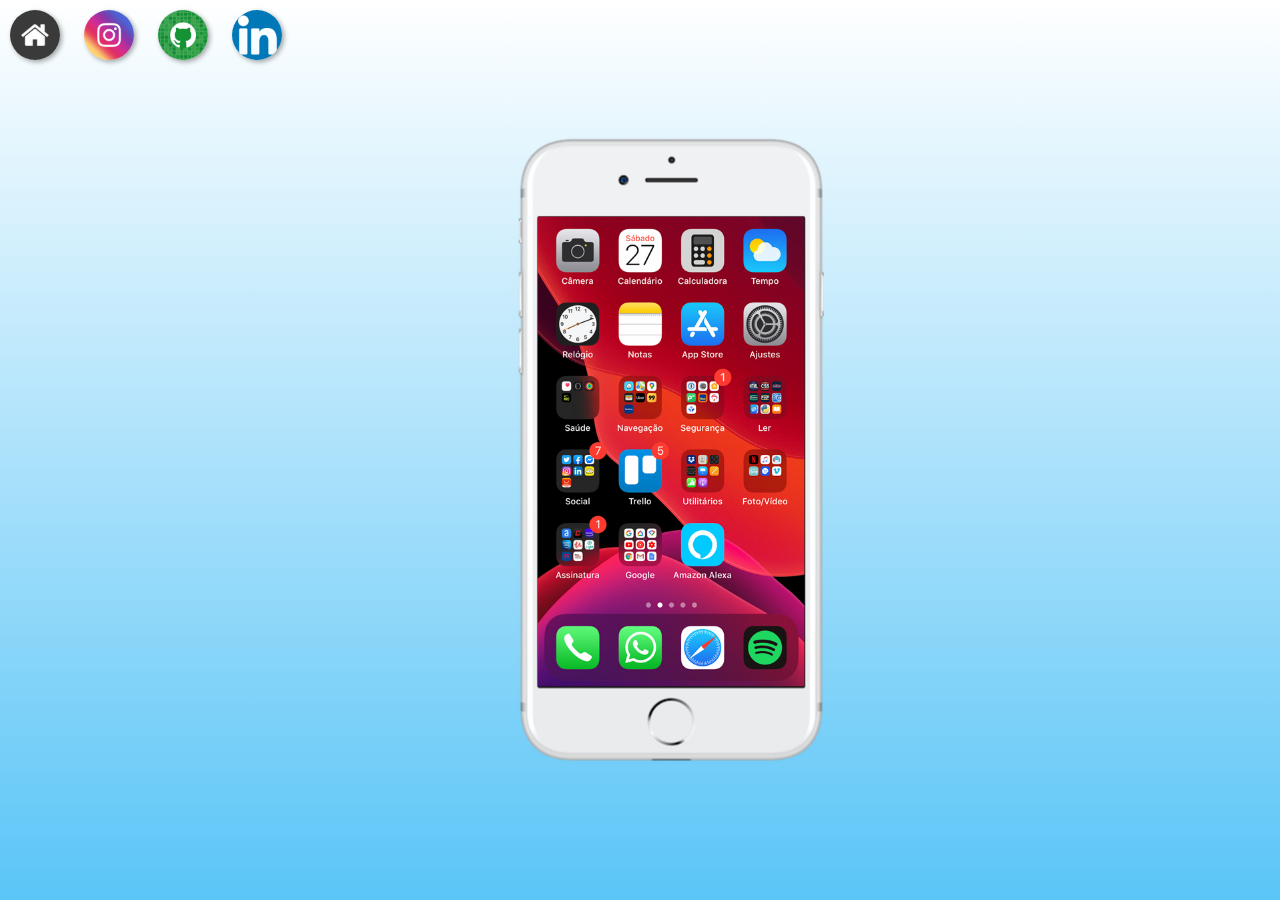
<file: index.html>
<!DOCTYPE html>
<html lang="pt-br">
<head>
    <meta charset="UTF-8">
    <meta http-equiv="X-UA-Compatible" content="IE=edge">
    <meta name="viewport" content="width=device-width, initial-scale=1.0">
    <link rel="shortcut icon" href="favicon.ico" type="image/x-icon">
    <link rel="stylesheet" href="Estilos/style.css">
    <title>Projeto Redes Sociais</title>
</head>
<body>
    <main>
        <section id="telefone">
            <iframe src="home.html" name="tela" id="tela" frameborder="0">
                Seu navegador não é compativel com a aplicação!
            </iframe>

        </section>
        <section id="redes-sociais">
            <a href="home.html" target="tela"><img src="imagens/logo-home.jpg" alt="home"></a> 
            <a href="instagram.html" target="tela"> <img src="imagens/logo-instagram.jpg" alt="Instagram"></a> 
            <a href="github.html" target="tela"><img src="imagens/logo-github.jpg" alt=""></a> 
            <a href="linkedin.html" target="tela"><img src="imagens/174857_resized.png" alt="LinkedIn"></a> 


        </section>
    </main>

</body>
</html>
</file>
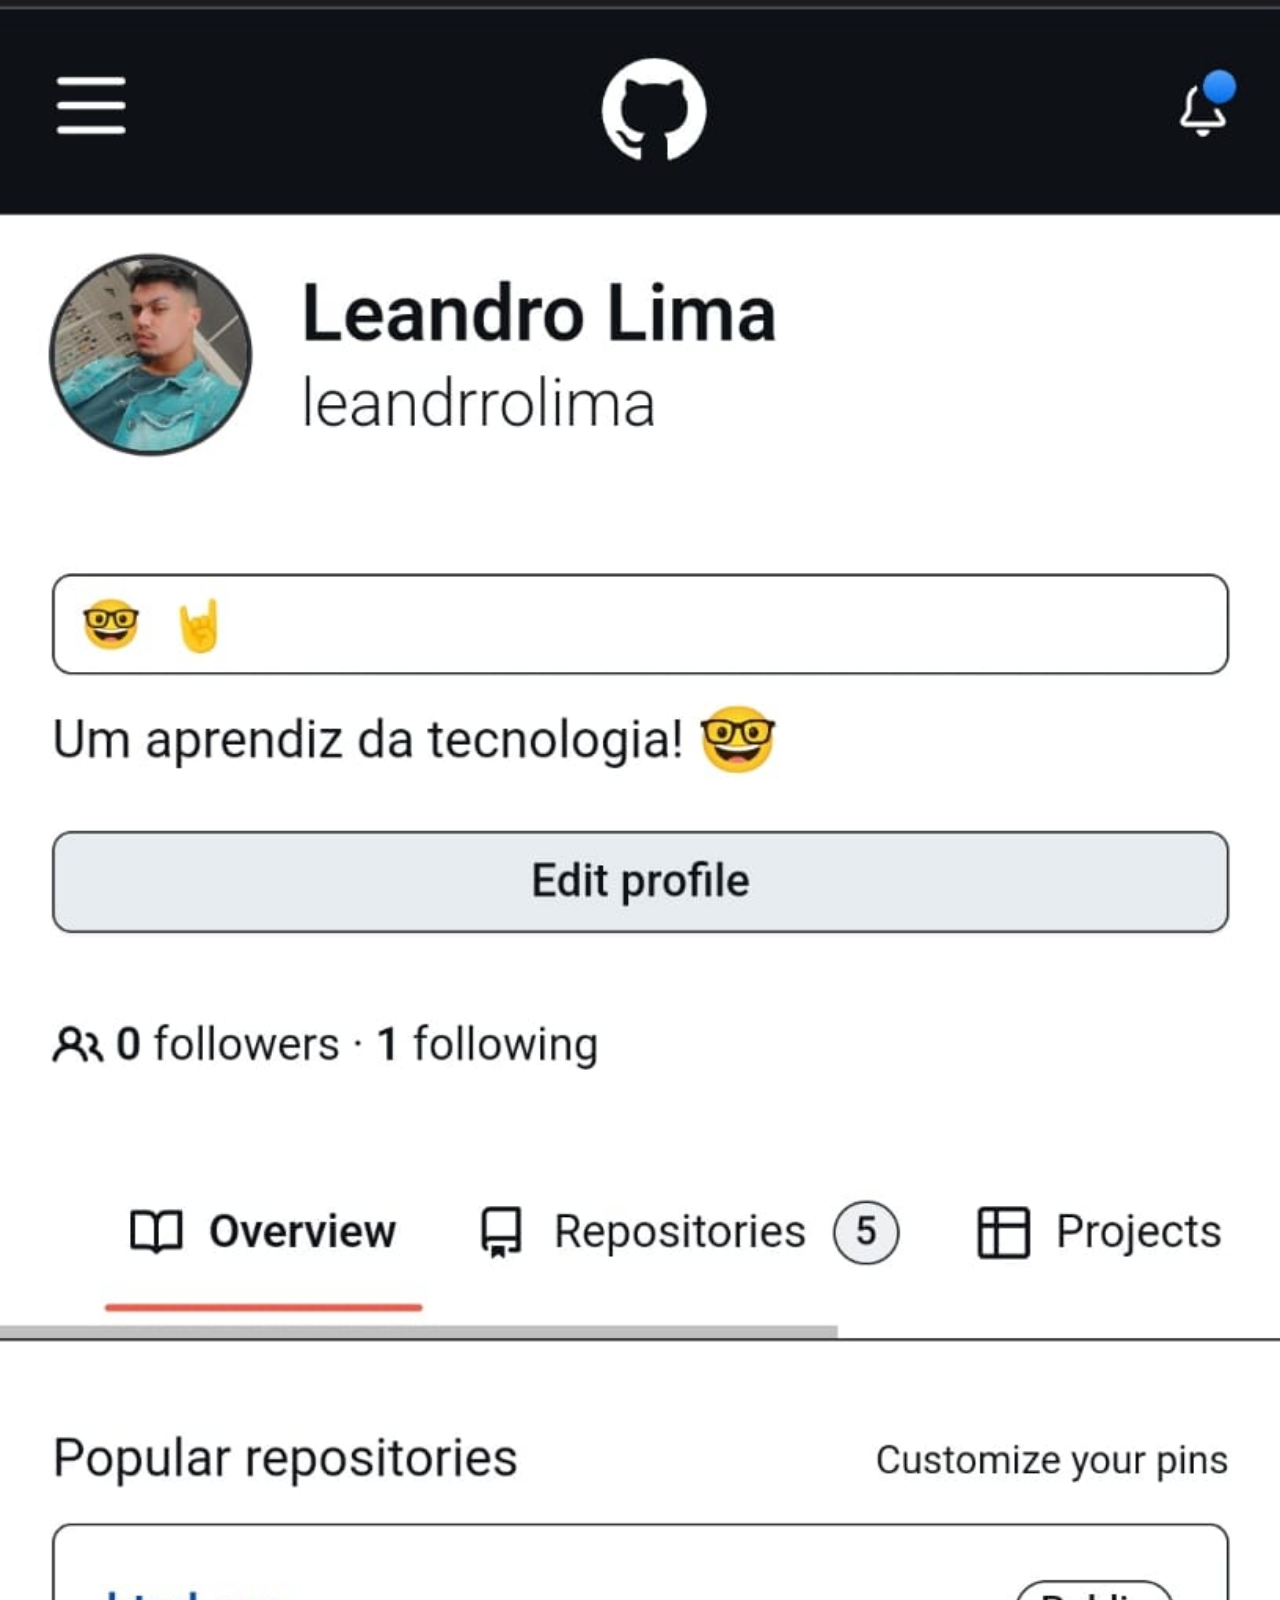
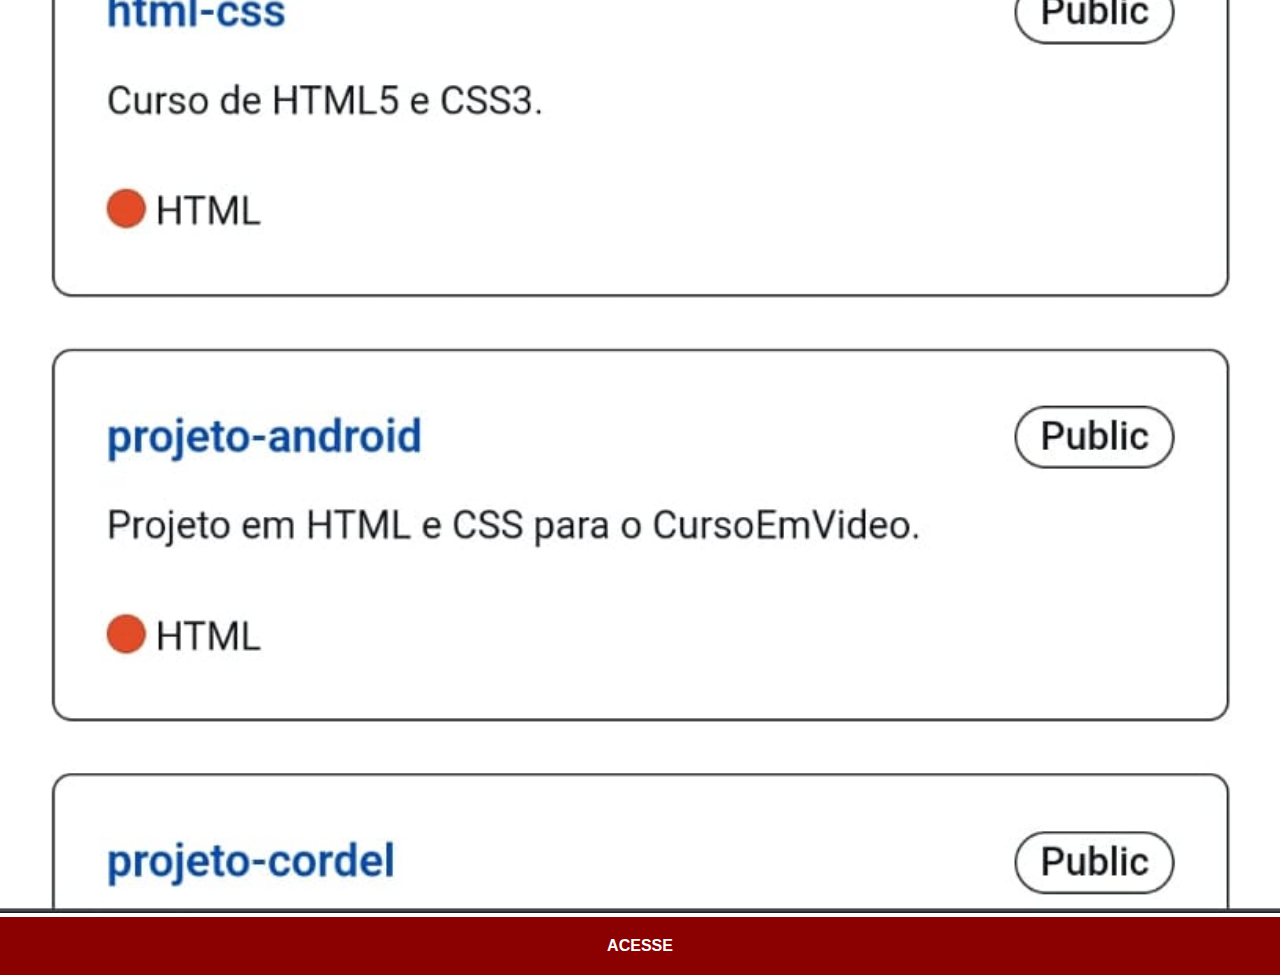
<file: github.html>
<!DOCTYPE html>
<html lang="en">
<head>
    <meta charset="UTF-8">
    <meta http-equiv="X-UA-Compatible" content="IE=edge">
    <meta name="viewport" content="width=device-width, initial-scale=1.0">
    <title>GitHub</title>
    <link rel="stylesheet" href="Estilos/social.css">
</head>
<body>
    <img src="imagens/github.jpeg" alt="Github">
    <a href="https://github.com/leandrrolima" target="_blank">ACESSE</a>
</body>
</html>
</file>
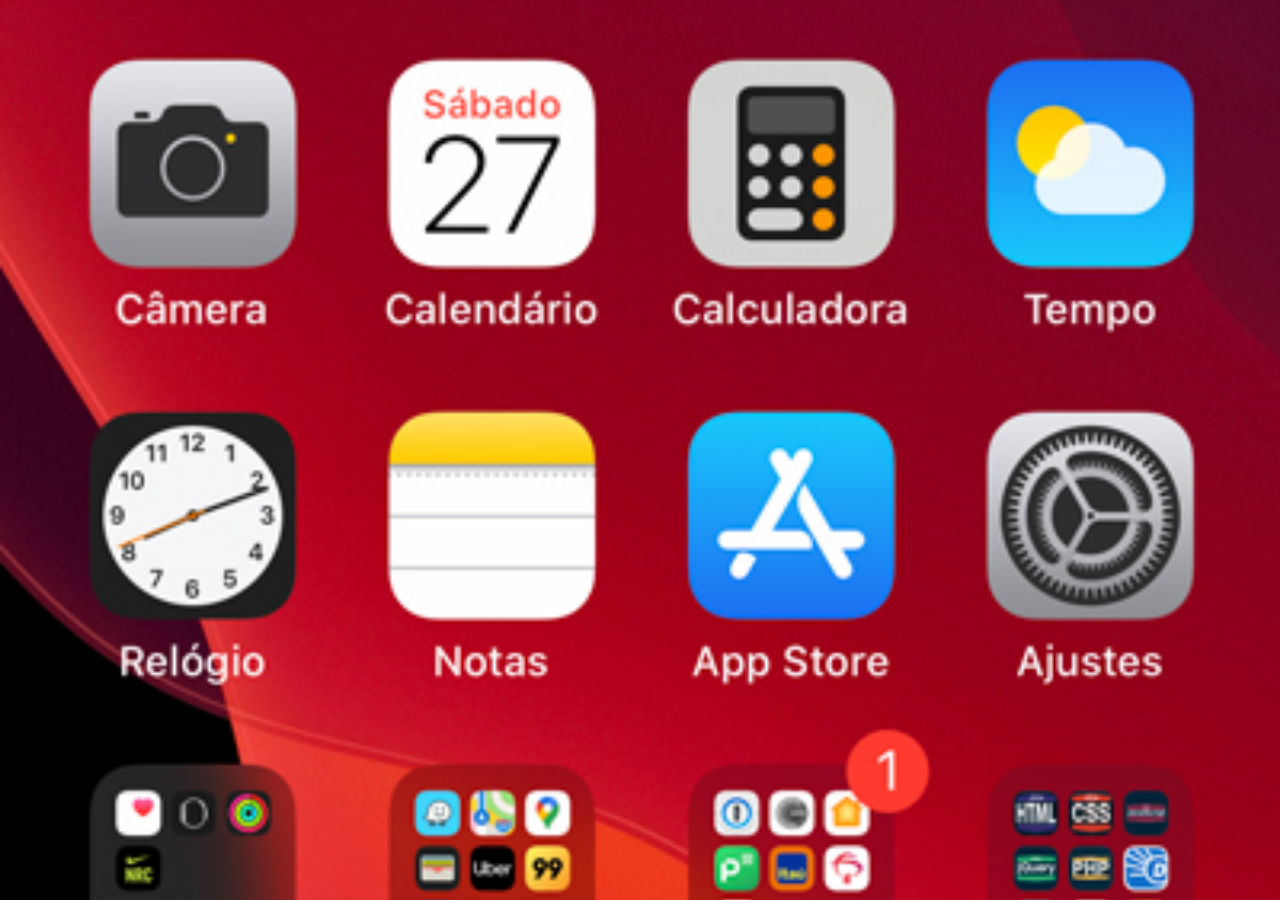
<file: home.html>
<!DOCTYPE html>
<html lang="en">
<head>
    <meta charset="UTF-8">
    <meta http-equiv="X-UA-Compatible" content="IE=edge">
    <meta name="viewport" content="width=device-width, initial-scale=1.0">
    <title>home</title>
</head>
<style>
    *{
        margin: 0px;
        padding: 0px;
    }
    body{
        width: 100vw;
        height: 100vh;
        background: black url('imagens/tela-home.jpg') no-repeat top center;
        background-size: cover;

    }
</style>
<body>
    
</body>
</html>
</file>
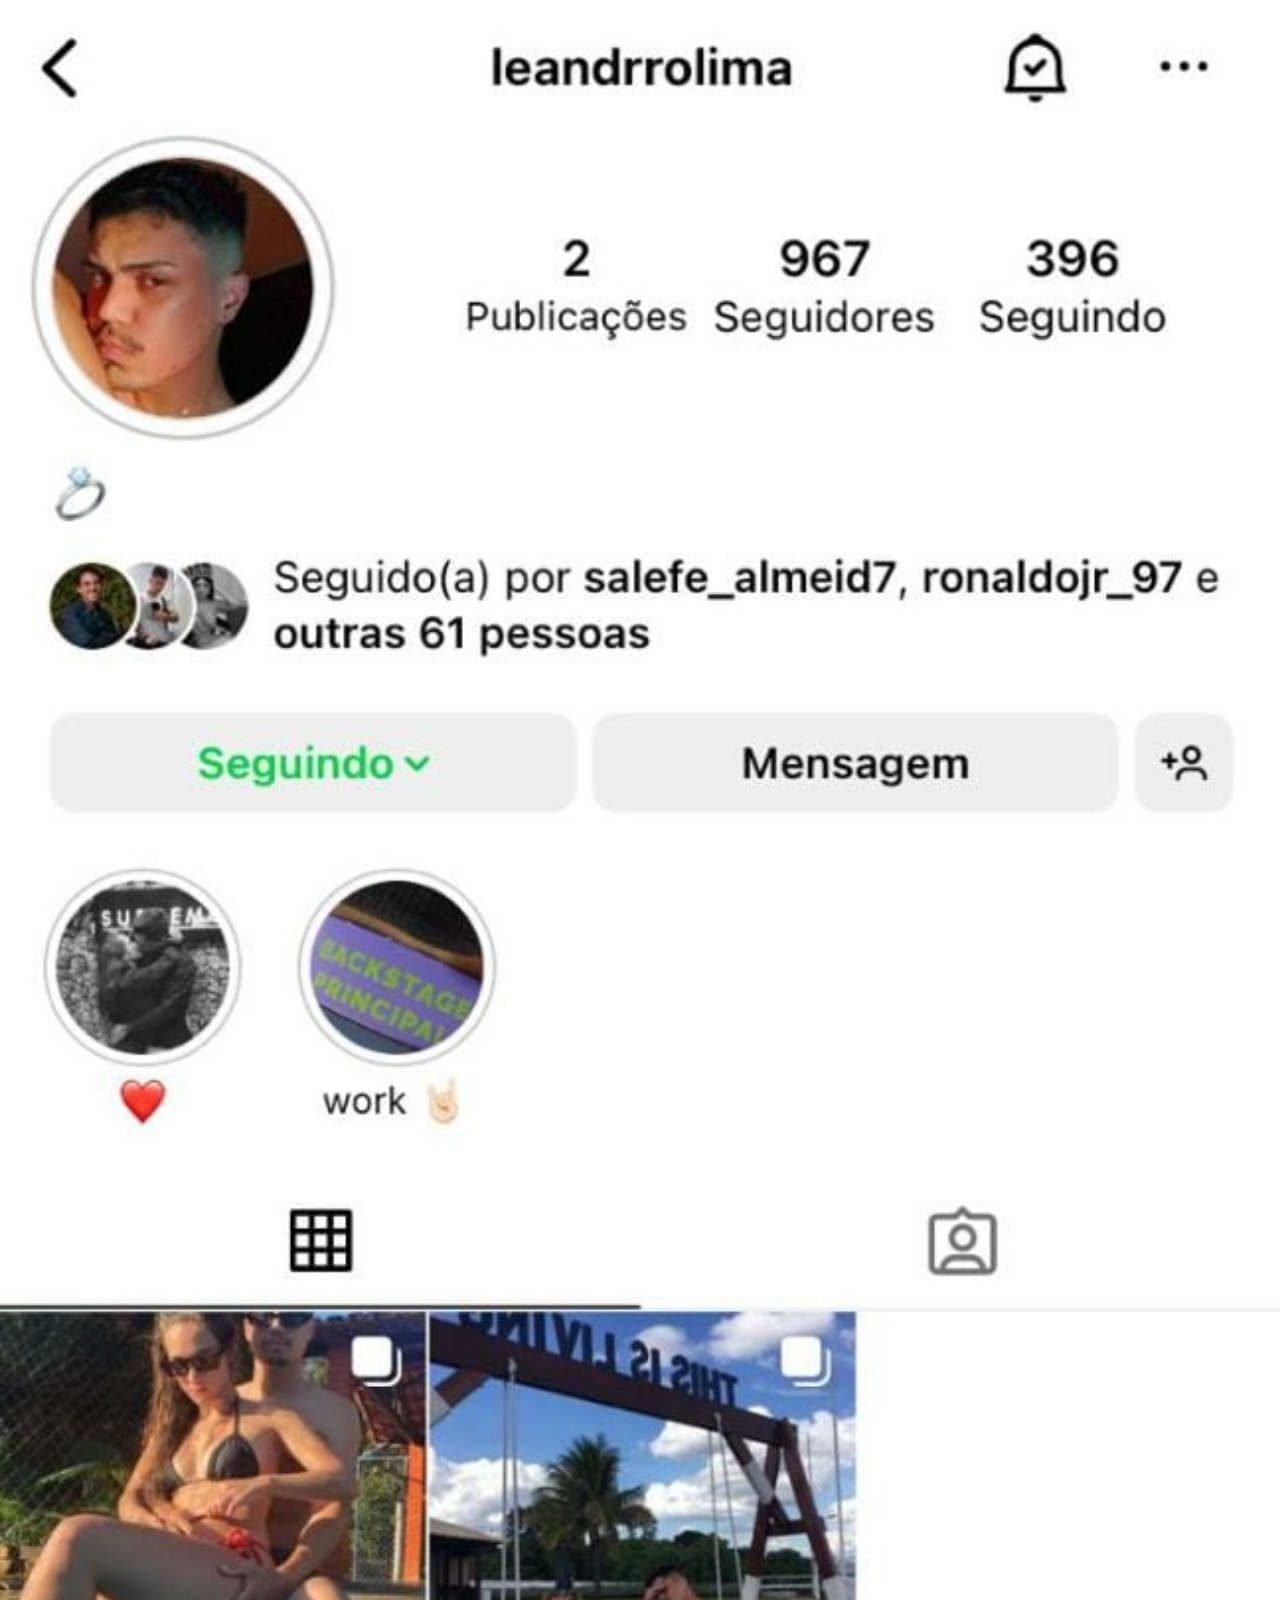
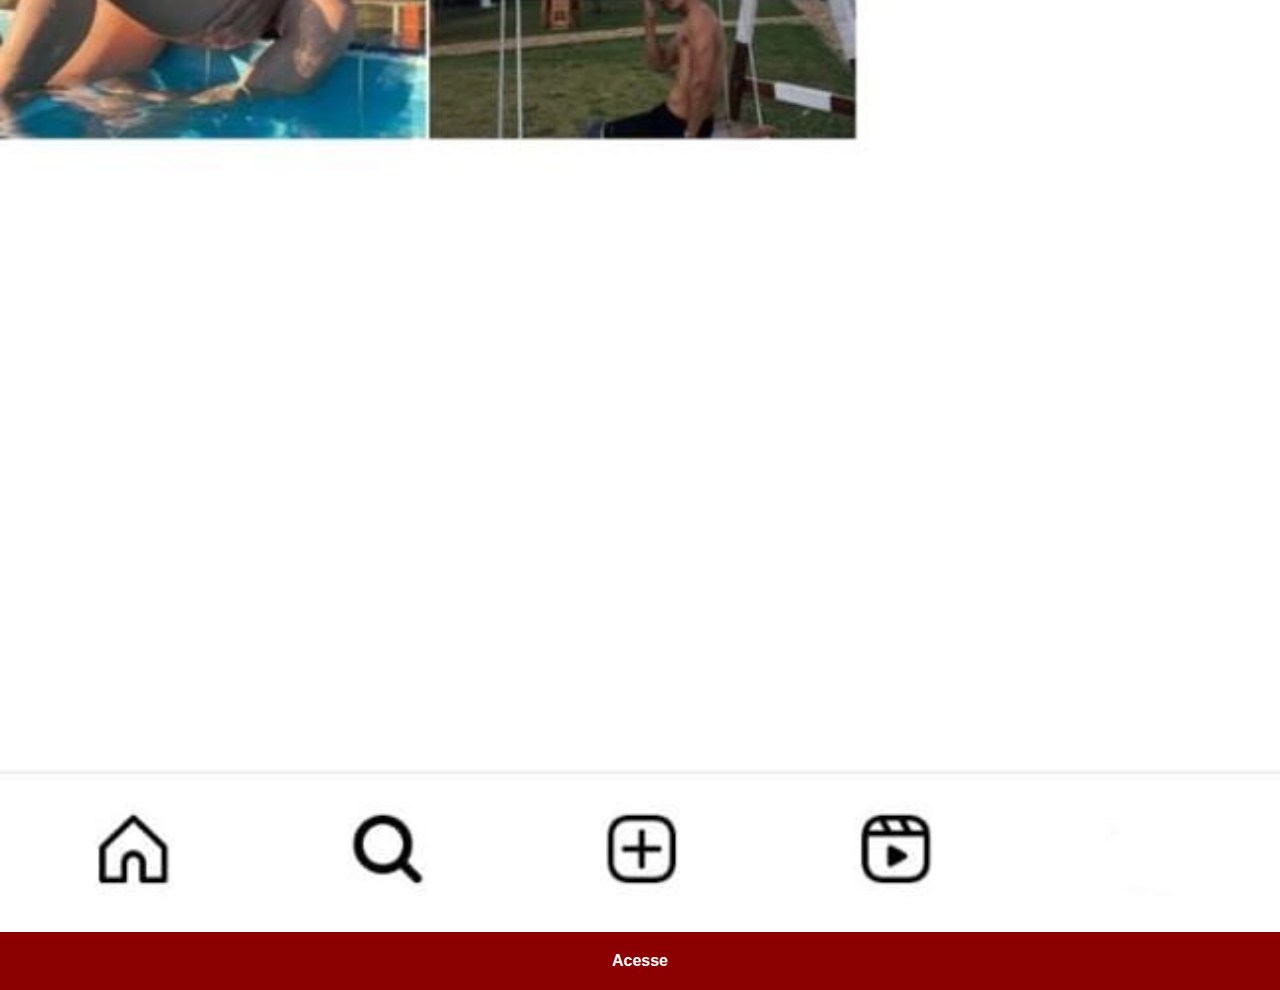
<file: instagram.html>
<!DOCTYPE html>
<html lang="pt-br">
<head>
    <meta charset="UTF-8">
    <meta http-equiv="X-UA-Compatible" content="IE=edge">
    <meta name="viewport" content="width=device-width, initial-scale=1.0">
    <title>Instagram</title>
    <link rel="stylesheet" href="Estilos/social.css">

</head>
<body>
    <img src="imagens/WhatsApp Image 2023-03-10 at 18.53.14.jpeg" alt="Instagram">
    <a href="https://www.instagram.com/leandrrolima/" target="_blank">Acesse</a>
</body>
</html>
</file>
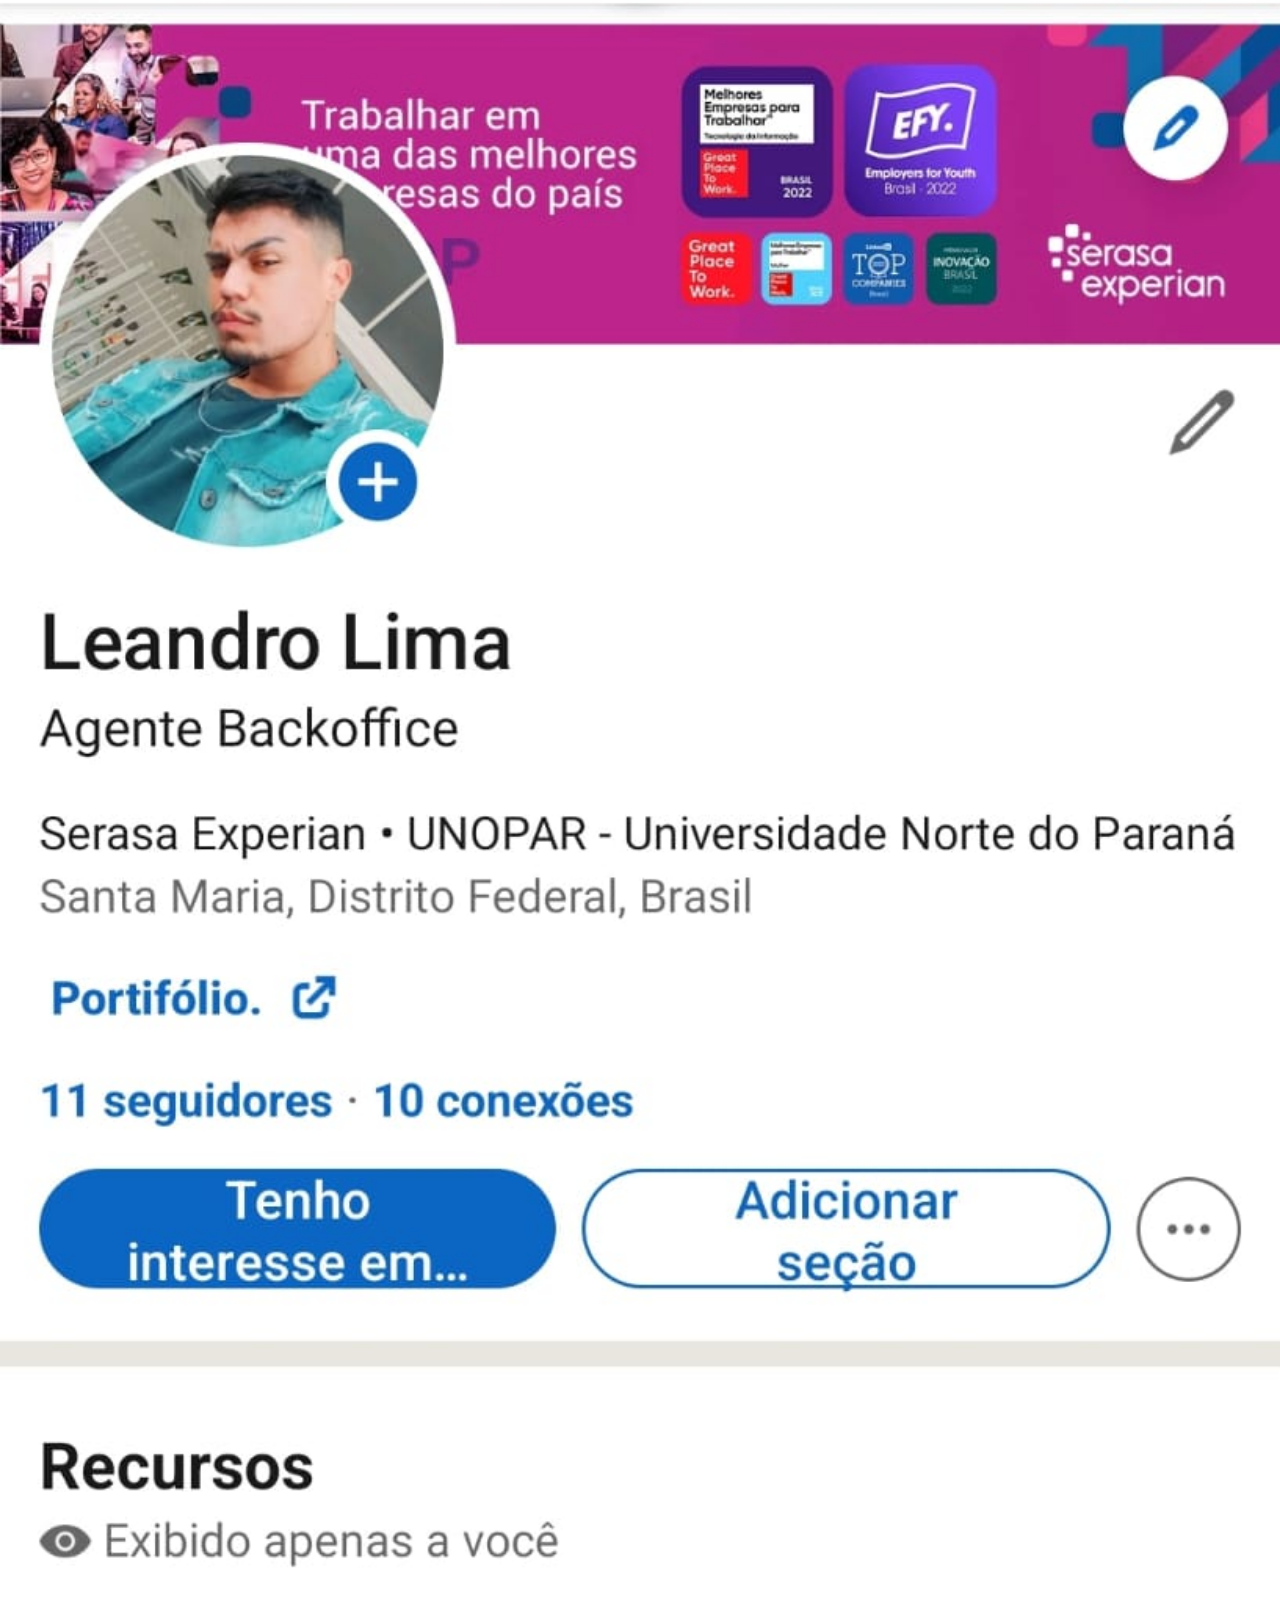
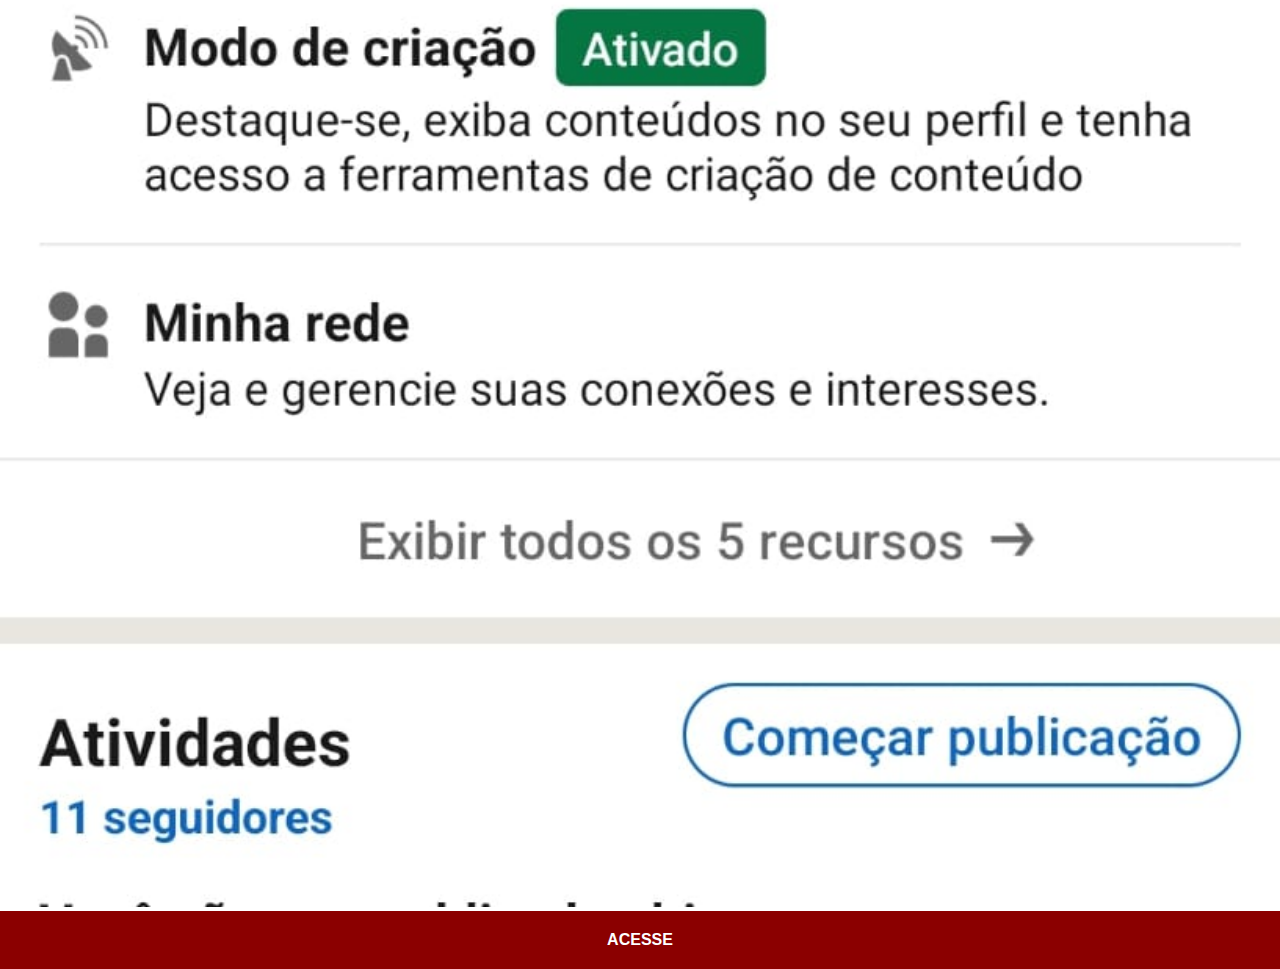
<file: linkedin.html>
<!DOCTYPE html>
<html lang="en">
<head>
    <meta charset="UTF-8">
    <meta http-equiv="X-UA-Compatible" content="IE=edge">
    <meta name="viewport" content="width=device-width, initial-scale=1.0">
    <title>Linkedin</title>
    <link rel="stylesheet" href="Estilos/social.css">
</head>
<body>
    <img src="imagens/linkedin2.jpeg" alt="Linkedin">
    <a href="https://www.linkedin.com/in/leandro-vin%C3%ADcius-5a6615164/#share-modal">ACESSE</a>
</body>
</html>
</file>
<file: Estilos/style.css>
@charset "UTF-8 ";

*{
    margin: 0;
    padding: 0;
}
html, body{
    height: 100vh;
    width: 100vw;
    background-color: black;
}
body{
    background-image:linear-gradient(to bottom,rgb(255, 255, 255), rgb(90, 197, 247));
    background-size: cover;
    background-attachment: fixed;
    background-repeat: no-repeat;
    
  
}
main{
    height: 100vh;
    position: relative;
   
}
section#telefone{
    position: absolute;
    top:50%;
    left: 50%;
    transform: translate(-40%, -50%);
    height: 627px;
    width: 311px;
    background: url('../imagens/frame-iphone.png') no-repeat;

}
iframe#tela{
    position: relative;
    top: 80px;
    left: 22px;
    height:470px;
    width: 267px;
}
section#redes-sociais img:hover{
    border: 2px solid rgba(255, 255, 255, 0.63);
    transform: translate(-3px, -3px);
    box-shadow: 5px 5px 10px rgba(0, 0, 0, 0.493);
    transition: transform .5s;
}
    

section#redes-sociais img{
    width: 50px;
    margin: 10px;
    border-radius: 50%;
    box-shadow: 2px 2px 5px rgba(0, 0, 0, 0.356);
    box-sizing: border-box;

}
</file>
<file: Estilos/social.css>
@charset "UTF-8";
*{
    margin: 0;
    padding: 0;
    font-family: Arial, Helvetica, sans-serif;
}
::-webkit-scrollbar{
    width: 0;
    height: 0;
}
img{
    width: 100vw;
    
}
a{
    display: block;
    background-color: darkred;
    padding: 20px;
    text-align: center;
    font-weight: bold;
    text-decoration: none;
    color: white;
}
a:hover{
    background-color: red;
}
</file>
